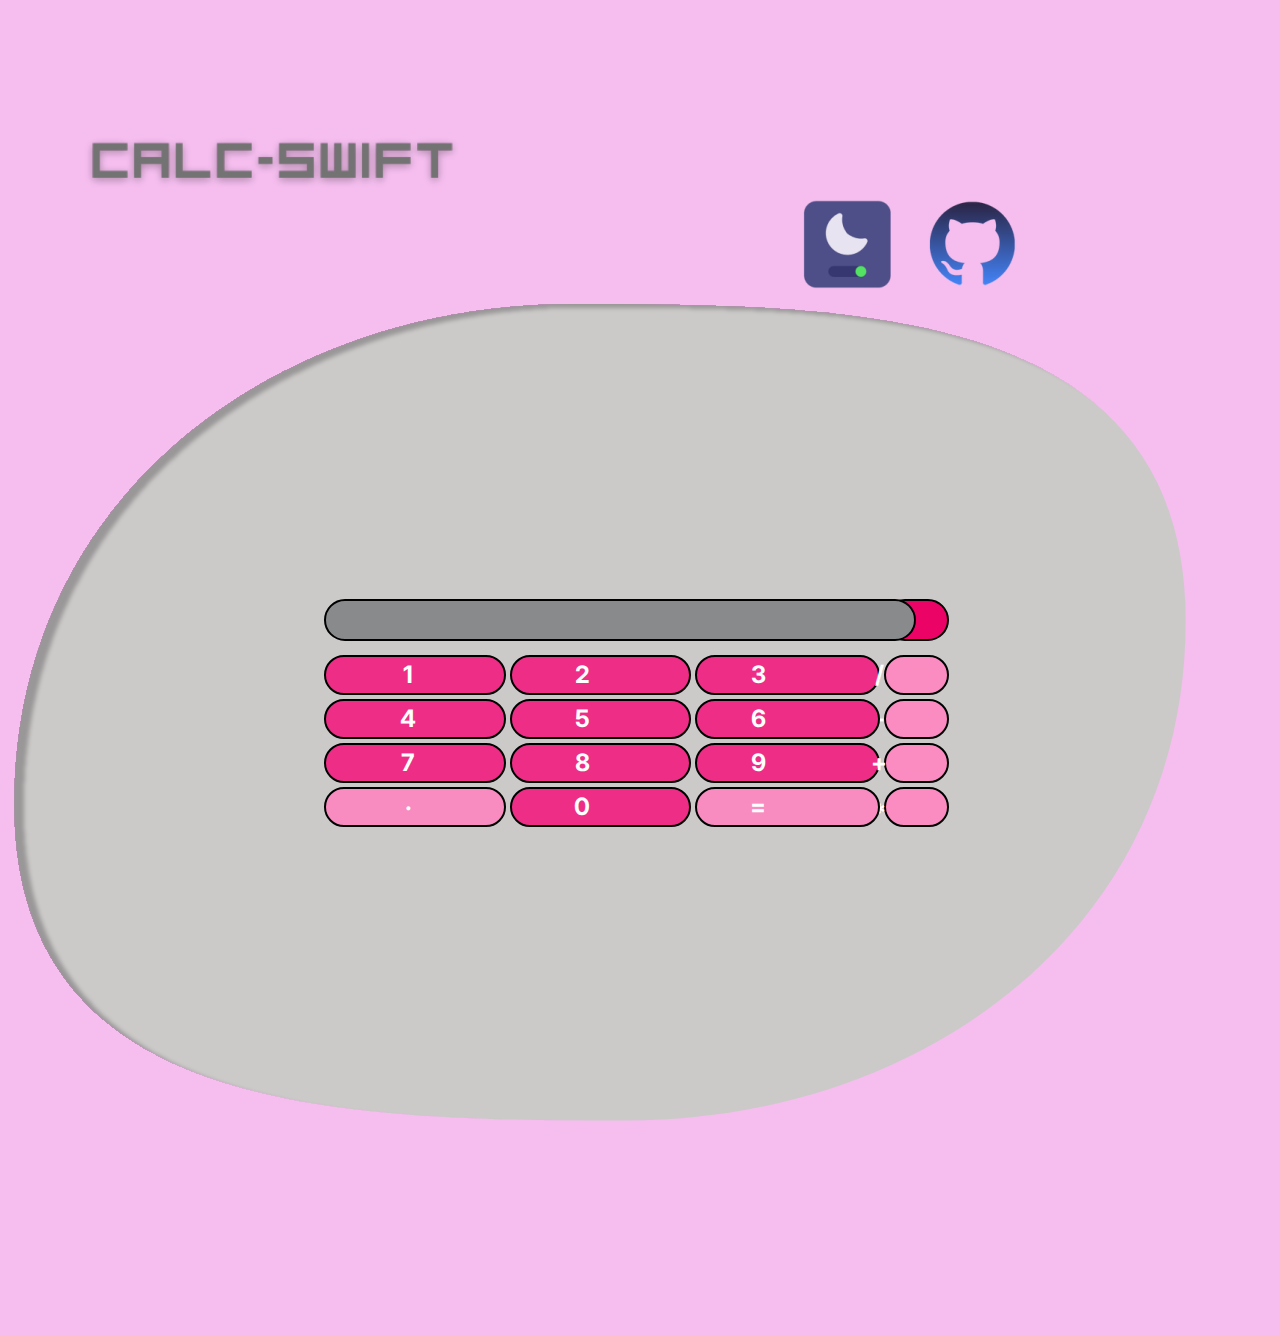
<file: index.html>
<!DOCTYPE html>
<html>
<head>
  	<meta charset="utf-8">
  	<meta name="viewport" content="initial-scale=1, width=device-width">
  	
  	
  	<link rel="stylesheet" href="./global.css" />
  	<link rel="stylesheet"  href="./index.css" />
  	<link rel="stylesheet" href="https://fonts.googleapis.com/css2?family=Roboto:wght@400&display=swap" />
  	<link rel="stylesheet" href="https://fonts.googleapis.com/css2?family=Inter:wght@700&display=swap" />
  	
  	
  	
</head>
<body>
  	
  	<div class="frame">
    		<div class="frame1">
      			<div class="frame2">
        				<div class="rectangle">
        				</div>
        				<img class="calc-swift-2" alt="imageA" src="assets/imageA.png">
        				
      			</div>
    		</div>
    		<img class="calc-swift-1-1" alt="imageB" src="assets/imageB.png">
    		
    		<div class="calculator">Calculator</div>
    		<img class="frame-child" alt="imageC" src="assets/imageC.svg">
    		
    		<div class="frame3">
      			<div class="rectangle1">
      			</div>
      			<div class="frame4">
        				<div class="frame4">
        				</div>
        				<div class="rectangle3">
        				</div>
        				<b class="c">C</b>
        				<div class="rectangle4">
        				</div>
      			</div>
      			<div class="frame5">
        				<div class="rectangle5">
        				</div>
        				<div class="rectangle6">
        				</div>
        				<b class="b">5</b>
        				<div class="rectangle7">
        				</div>
        				<b class="b1">-</b>
        				<div class="rectangle8">
        				</div>
        				<b class="b2">6</b>
        				<div class="rectangle9">
        				</div>
        				<b class="b3">4</b>
      			</div>
      			<div class="frame6">
        				<div class="rectangle5">
        				</div>
        				<div class="rectangle6">
        				</div>
        				<b class="b4">0</b>
        				<div class="rectangle7">
        				</div>
        				<b class="b5">*</b>
        				<div class="rectangle13">
        				</div>
        				<b class="b6">.</b>
        				<div class="rectangle14">
        				</div>
        				<b class="b7">=</b>
      			</div>
      			<div class="frame7">
        				<div class="rectangle5">
        				</div>
        				<div class="rectangle9">
        				</div>
        				<b class="b8">1</b>
        				<div class="rectangle8">
        				</div>
        				<b class="b2">3</b>
        				<div class="rectangle7">
        				</div>
        				<b class="b10">/</b>
        				<div class="rectangle6">
        				</div>
        				<b class="b">2</b>
      			</div>
      			<div class="frame8">
        				<div class="rectangle5">
        				</div>
        				<div class="rectangle9">
        				</div>
        				<div class="rectangle8">
        				</div>
        				<b class="b2">9</b>
        				<div class="rectangle6">
        				</div>
        				<b class="b">8</b>
        				<div class="rectangle7">
        				</div>
        				<b class="b14">+</b>
        				<b class="b15">7</b>
      			</div>
    		</div>
    		<img class="calc-swift-2-1" alt="imageE" src="assets/imageE.png">
    		
  	</div>
  	
  	
  	
  	
</body>
</html>
</file>
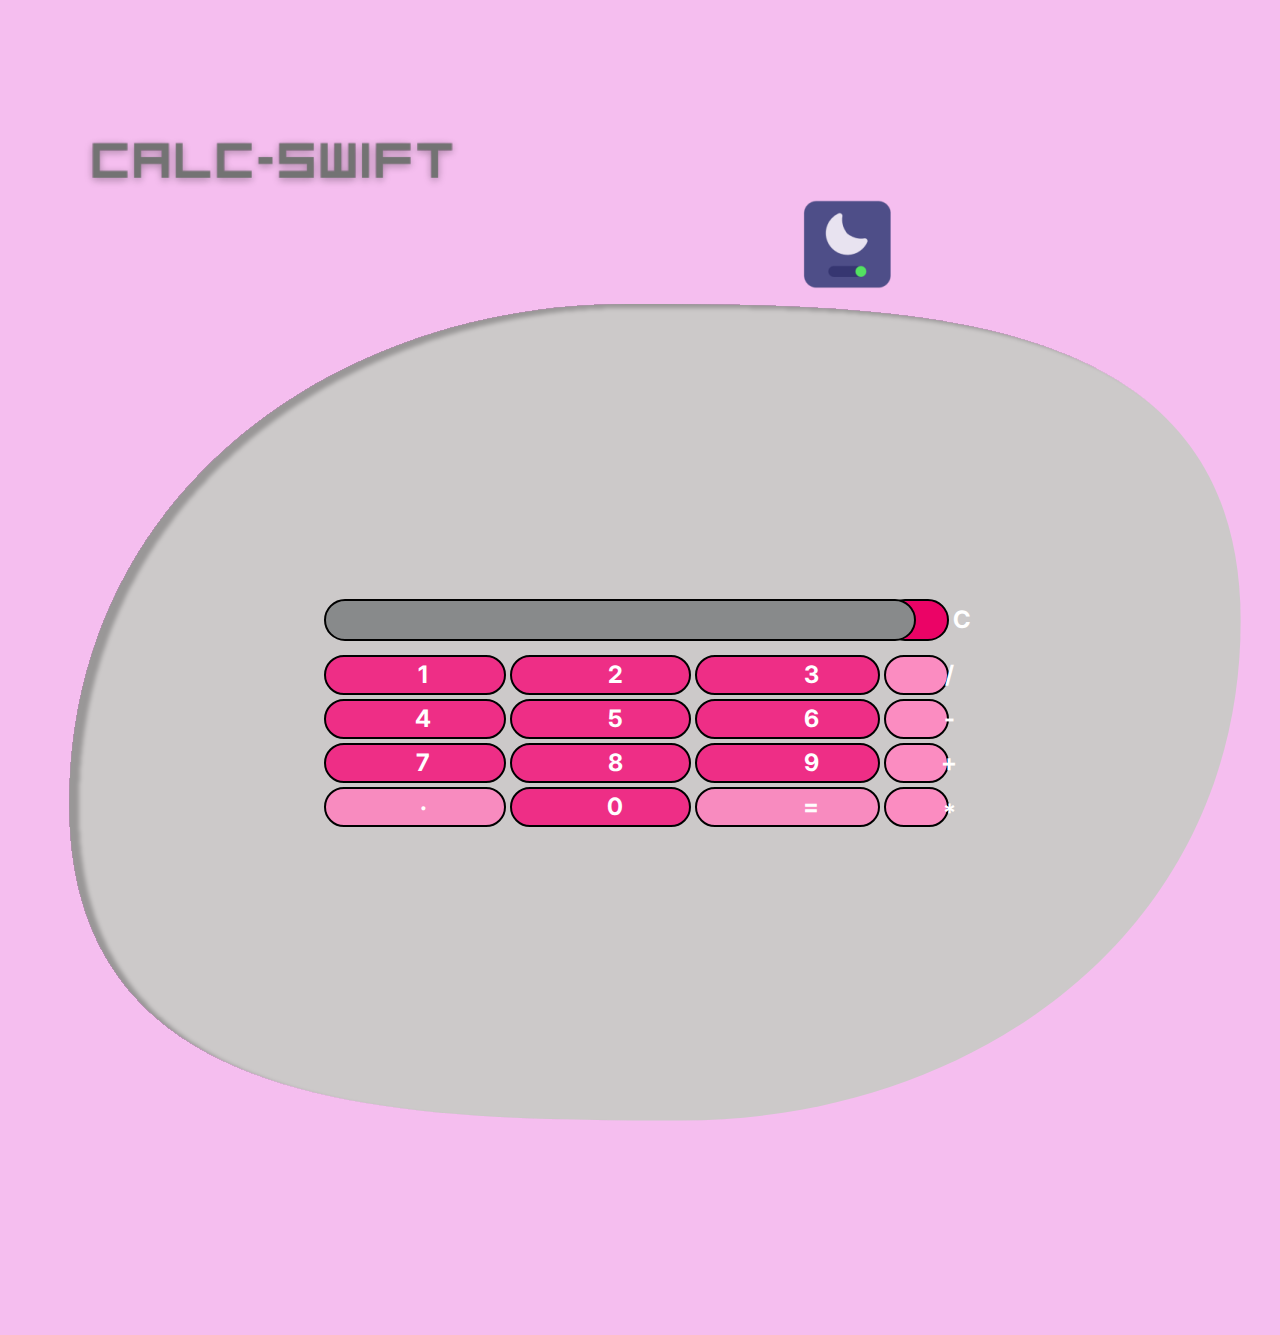
<file: docs/index.html>
<!DOCTYPE html>
<html>
<head>
  	<meta charset="utf-8">
  	<meta name="viewport" content="initial-scale=1, width=device-width">
  	

	<link rel="icon" href="assets/imageX.png" type="image/x-icon">
  	<link rel="stylesheet" href="./global.css" />
  	<link rel="stylesheet"  href="./index.css" />
  	<link rel="stylesheet" href="https://fonts.googleapis.com/css2?family=Roboto:wght@400&display=swap" />
  	<link rel="stylesheet" href="https://fonts.googleapis.com/css2?family=Inter:wght@700&display=swap" />
  	
	  <title>CalcSwift</title>  	
  	
</head>
<body>
  	
  	<div class="frame">
    		<div class="frame1">
      			<div class="frame2">
        				<div class="rectangle">
        				</div>
        				<img class="calc-swift-2" alt="imageA" src="assets/imageA.png">
        				
      			</div>
    		</div>
			    		
    		<div class="calculator">Calculator</div>
    		<img class="frame-child" alt="imageC" src="assets/imageC.svg" style="margin-left: 55px;">
    		
    		<div class="frame3">
      			<div class="rectangle1">
      			</div>
      			<div class="frame4">
        				<div class="frame4">
        				</div>
        				<div class="rectangle3">
        				</div>
        				<b class="c" style="margin-left: 73px;">C</b>
        				<div class="rectangle4">
        				</div>
      			</div>
      			<div class="frame5">
        				<div class="rectangle5">
        				</div>
        				<div class="rectangle6">
        				</div>
        				<b class="b" style="margin-left: 33px;">5</b>
        				<div class="rectangle7">
        				</div>
        				<b class="b1" style="margin-left: 70px;">-</b>
        				<div class="rectangle8">
        				</div>
        				<b class="b2" style="margin-left: 53px;">6</b>
        				<div class="rectangle9">
        				</div>
        				<b class="b3" style="margin-left: 15px;">4</b>
      			</div>
      			<div class="frame6">
        				<div class="rectangle5">
        				</div>
        				<div class="rectangle6">
        				</div>
        				<b class="b4" style="margin-left: 33px;">0</b>
        				<div class="rectangle7">
        				</div>
        				<b class="b5" style="margin-left: 70px;">*</b>
        				<div class="rectangle13">
        				</div>
        				<b class="b6" style="margin-left: 15px;">.</b>
        				<div class="rectangle14">
        				</div>
        				<b class="b7" style="margin-left: 53px;">=</b>
      			</div>
      			<div class="frame7">
        				<div class="rectangle5">
        				</div>
        				<div class="rectangle9">
        				</div>
        				<b class="b8" style="margin-left: 15px;">1</b>
        				<div class="rectangle8">
        				</div>
        				<b class="b2" style="margin-left: 53px;">3</b>
        				<div class="rectangle7">
        				</div>
        				<b class="b10" style="margin-left: 70px;">/</b>
        				<div class="rectangle6">
        				</div>
        				<b class="b" style="margin-left: 33px;">2</b>
      			</div>
      			<div class="frame8">
        				<div class="rectangle5">
        				</div>
        				<div class="rectangle9">
        				</div>
        				<div class="rectangle8">
        				</div>
        				<b class="b2" style="margin-left: 53px;">9</b>
        				<div class="rectangle6">
        				</div>
        				<b class="b" style="margin-left: 33px;">8</b>
        				<div class="rectangle7">
        				</div>
        				<b class="b14" style="margin-left: 70px;">+</b>
        				<b class="b15" style="margin-left: 15px;">7</b>
      			</div>
    		</div>
			<a href="./LightMode/index.html"><img class="calc-swift-2-1" alt="imageE" src="assets/imageE.png"></a>
    		
  	</div>
  	
  	
	  <script>
		document.addEventListener('DOMContentLoaded', function () {
			let display = document.querySelector('.rectangle4'); // Change this to target rectangle4
			let currentInput = '';
	
			function updateDisplay() {
				display.innerText = currentInput; 
			}
	
			function clearInput() {
				currentInput = '';
				updateDisplay();
			}
	
			function calculate() {
				try {
					currentInput = Function('"use strict";return (' + currentInput + ')')();
					updateDisplay();
				} catch (error) {
					currentInput = 'Error';
					updateDisplay();
				}
			}
	
			function handleButtonClick(value) {
				if (value === '=') {
					calculate();
				} else if (value === 'C') {
					clearInput();
				} else {
					currentInput += value;
					updateDisplay();
				}
			}
	
			let buttons = document.querySelectorAll('.frame4 b, .frame5 b, .frame6 b, .frame7 b, .frame8 b');
			buttons.forEach(function (button) {
				button.addEventListener('click', function () {
					handleButtonClick(button.innerText);
				});
			});
		});
	</script>
	

  	
  	
</body>
</html>
</file>
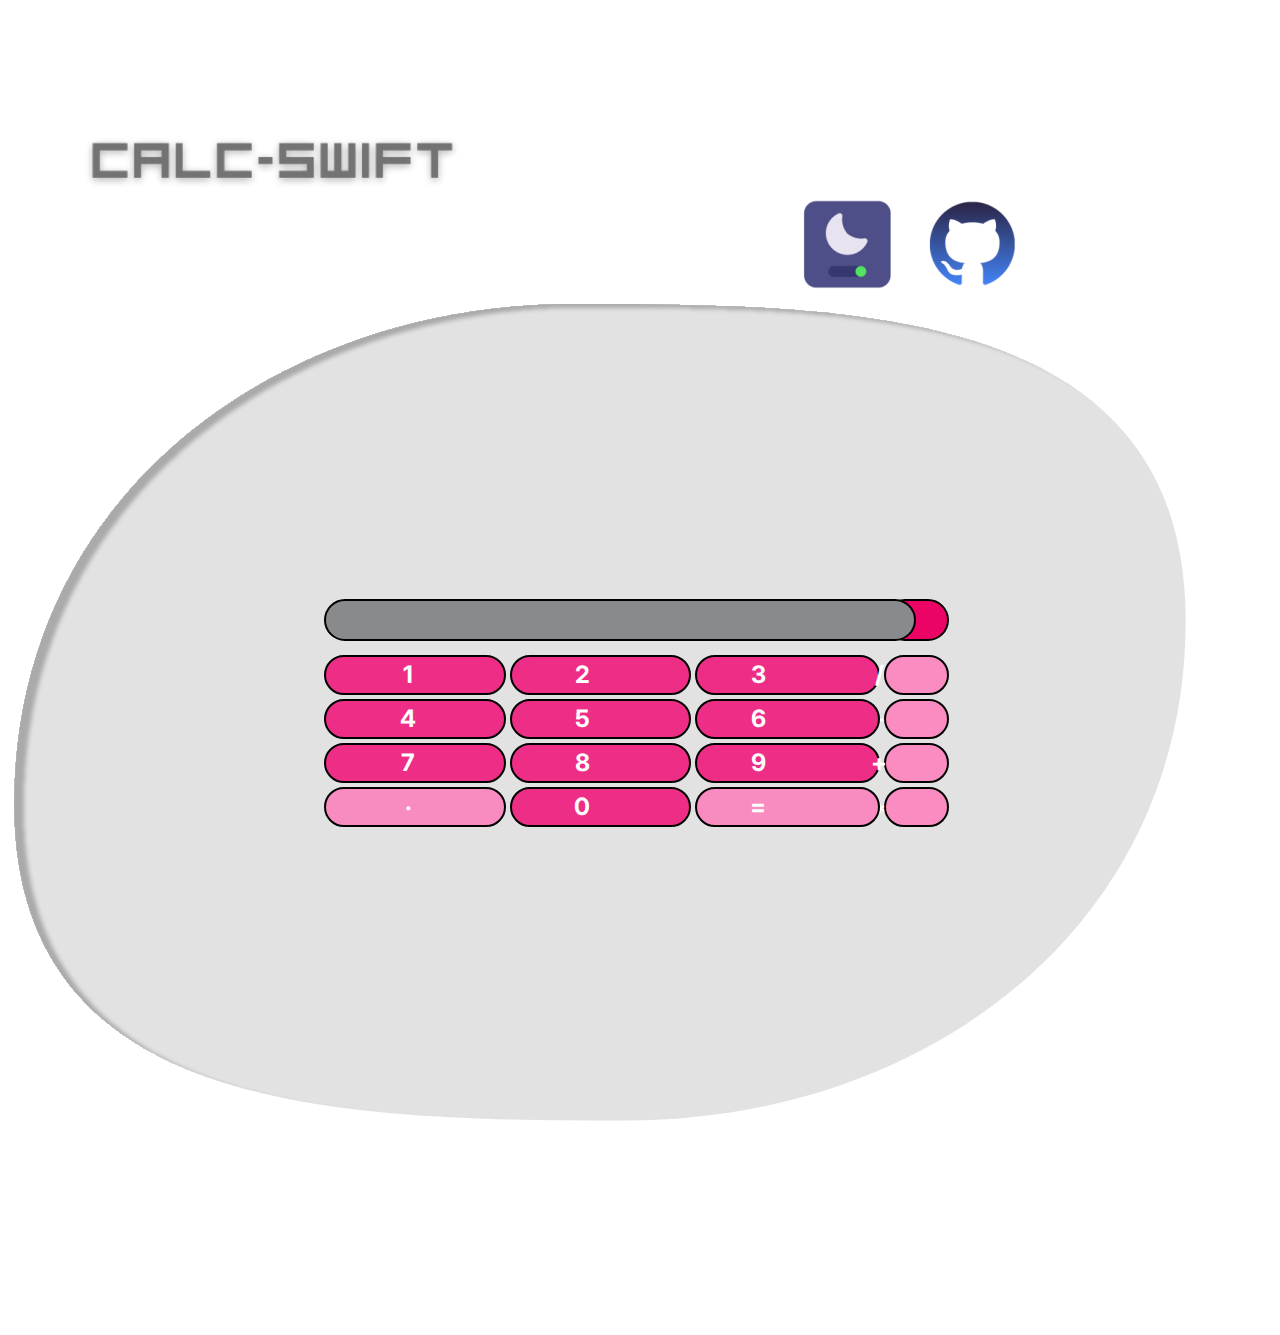
<file: LightMode/index.html>
<!DOCTYPE html>
<html>
<head>
  	<meta charset="utf-8">
  	<meta name="viewport" content="initial-scale=1, width=device-width">
  	
  	
  	<link rel="stylesheet" href="./global.css" />
  	<link rel="stylesheet"  href="./index.css" />
  	<link rel="stylesheet" href="https://fonts.googleapis.com/css2?family=Inter:wght@700&display=swap" />
  	
  	
  	
</head>
<body>
  	
  	<div class="frame">
    		<div class="frame1">
      			<div class="frame2">
        				<div class="rectangle">
        				</div>
        				<img class="calc-swift-2" alt="imageA" src="assets/imageA.png">
        				
      			</div>
    		</div>
    		<img class="calc-swift-1-1" alt="imageB" src="assets/imageB.png">
    		
    		<img class="frame-child" alt="imageC" src="assets/imageC.svg">
    		
    		<div class="frame3">
      			<div class="rectangle1">
      			</div>
      			<div class="frame4">
        				<div class="frame4">
        				</div>
        				<div class="rectangle3">
        				</div>
        				<b class="c">C</b>
        				<div class="rectangle4">
        				</div>
      			</div>
      			<div class="frame5">
        				<div class="rectangle5">
        				</div>
        				<div class="rectangle6">
        				</div>
        				<b class="b">5</b>
        				<div class="rectangle7">
        				</div>
        				<b class="b1">-</b>
        				<div class="rectangle8">
        				</div>
        				<b class="b2">6</b>
        				<div class="rectangle9">
        				</div>
        				<b class="b3">4</b>
      			</div>
      			<div class="frame6">
        				<div class="rectangle5">
        				</div>
        				<div class="rectangle6">
        				</div>
        				<b class="b4">0</b>
        				<div class="rectangle7">
        				</div>
        				<b class="b5">*</b>
        				<div class="rectangle13">
        				</div>
        				<b class="b6">.</b>
        				<div class="rectangle14">
        				</div>
        				<b class="b7">=</b>
      			</div>
      			<div class="frame7">
        				<div class="rectangle5">
        				</div>
        				<div class="rectangle9">
        				</div>
        				<b class="b8">1</b>
        				<div class="rectangle8">
        				</div>
        				<b class="b2">3</b>
        				<div class="rectangle7">
        				</div>
        				<b class="b10">/</b>
        				<div class="rectangle6">
        				</div>
        				<b class="b">2</b>
      			</div>
      			<div class="frame8">
        				<div class="rectangle5">
        				</div>
        				<div class="rectangle9">
        				</div>
        				<div class="rectangle8">
        				</div>
        				<b class="b2">9</b>
        				<div class="rectangle6">
        				</div>
        				<b class="b">8</b>
        				<div class="rectangle7">
        				</div>
        				<b class="b14">+</b>
        				<b class="b15">7</b>
      			</div>
    		</div>
    		<img class="calc-swift-2-1" alt="imageS" src="assets/imageS.png">
    		
  	</div>
  	
  	
  	
  	
</body>
</html>
</file>
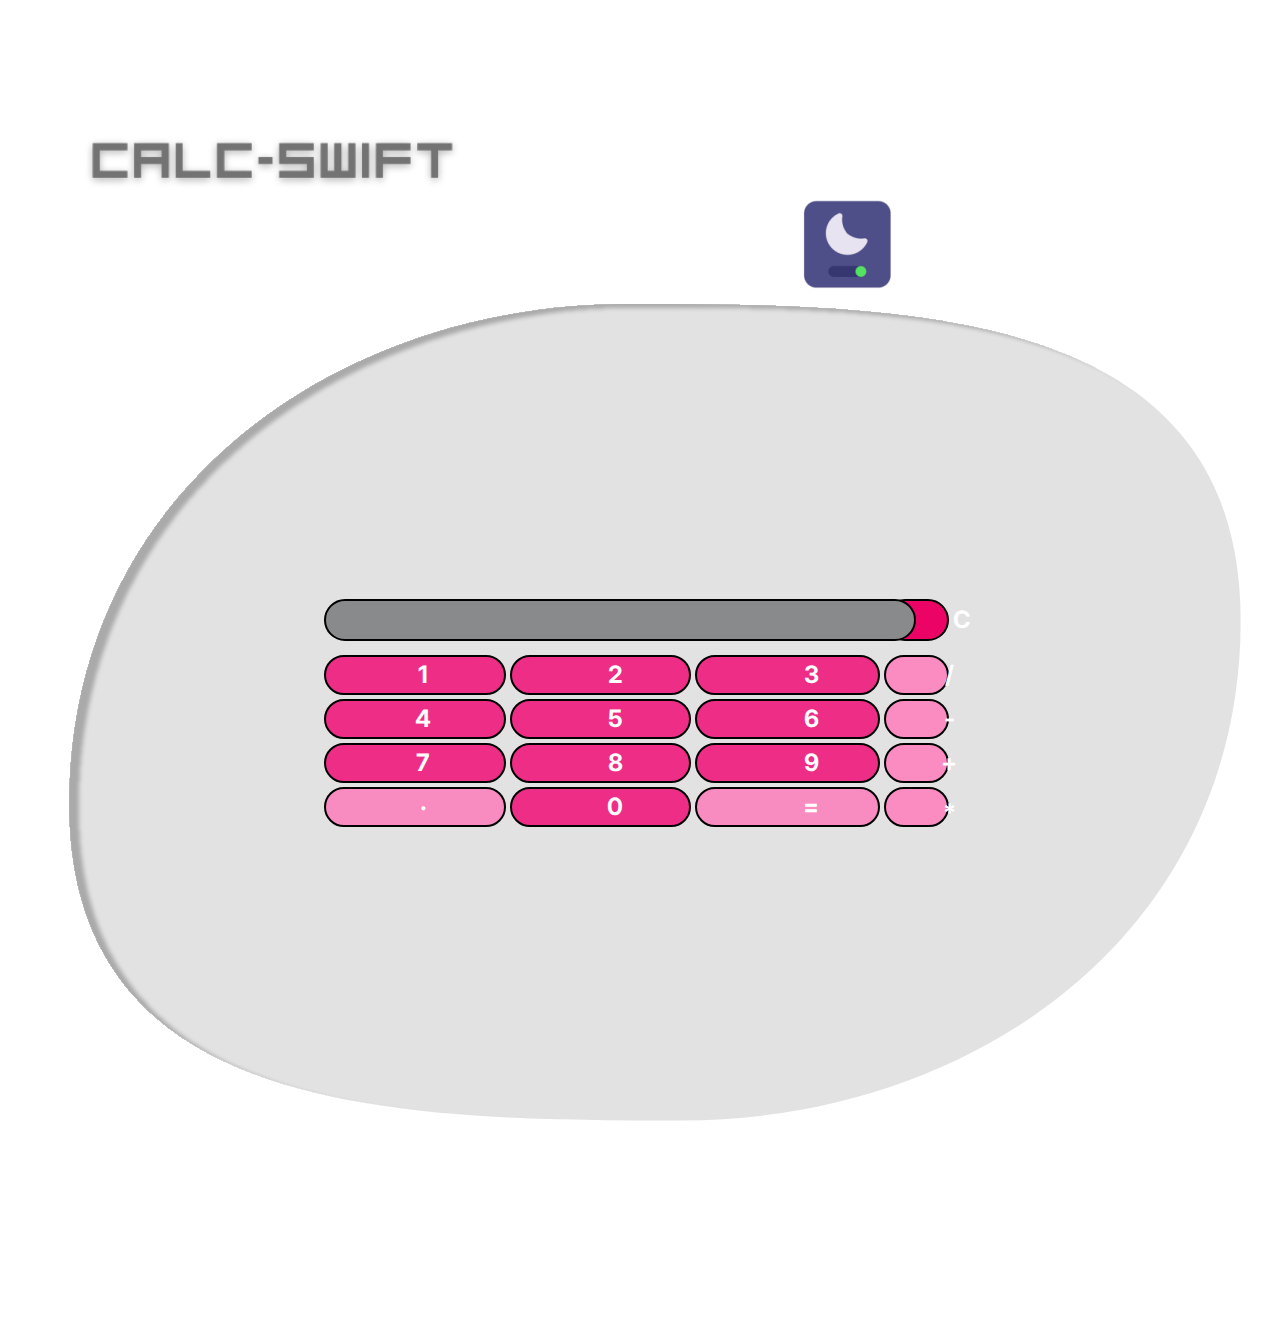
<file: docs/LightMode/index.html>
<!DOCTYPE html>
<html>
<head>
  	<meta charset="utf-8">
  	<meta name="viewport" content="initial-scale=1, width=device-width">
  	

	<link rel="icon" href="assets/imageX.png" type="image/x-icon">
  	<link rel="stylesheet" href="./global.css" />
  	<link rel="stylesheet"  href="./index.css" />
  	<link rel="stylesheet" href="https://fonts.googleapis.com/css2?family=Inter:wght@700&display=swap" />
  	
    <title>CalcSwift</title>  	

  	
</head>
<body>
  	
  	<div class="frame">
    		<div class="frame1">
      			<div class="frame2">
        				<div class="rectangle">
        				</div>
        				<img class="calc-swift-2" alt="imageA" src="assets/imageA.png">
        				
      			</div>
    		</div>
    		
    		<img class="frame-child" alt="imageC" src="assets/imageC.svg" style="margin-left: 55px;">
    		
    		<div class="frame3">
      			<div class="rectangle1">
      			</div>
      			<div class="frame4">
        				<div class="frame4">
        				</div>
        				<div class="rectangle3">
        				</div>
        				<b class="c" style="margin-left: 73px;">C</b>
        				<div class="rectangle4">
        				</div>
      			</div>
      			<div class="frame5">
        				<div class="rectangle5">
        				</div>
        				<div class="rectangle6">
        				</div>
        				<b class="b" style="margin-left: 33px;">5</b>
        				<div class="rectangle7">
        				</div>
        				<b class="b1" style="margin-left: 70px;">-</b>
        				<div class="rectangle8">
        				</div>
        				<b class="b2" style="margin-left: 53px;">6</b>
        				<div class="rectangle9">
        				</div>
        				<b class="b3" style="margin-left: 15px;">4</b>
      			</div>
      			<div class="frame6">
        				<div class="rectangle5">
        				</div>
        				<div class="rectangle6">
        				</div>
        				<b class="b4" style="margin-left: 33px;">0</b>
        				<div class="rectangle7">
        				</div>
        				<b class="b5" style="margin-left: 70px;">*</b>
        				<div class="rectangle13">
        				</div>
        				<b class="b6" style="margin-left: 15px;">.</b>
        				<div class="rectangle14">
        				</div>
        				<b class="b7" style="margin-left: 53px;">=</b>
      			</div>
      			<div class="frame7">
        				<div class="rectangle5">
        				</div>
        				<div class="rectangle9">
        				</div>
        				<b class="b8" style="margin-left: 15px;">1</b>
        				<div class="rectangle8">
        				</div>
        				<b class="b2" style="margin-left: 53px;">3</b>
        				<div class="rectangle7">
        				</div>
        				<b class="b10" style="margin-left: 70px;">/</b>
        				<div class="rectangle6">
        				</div>
        				<b class="b" style="margin-left: 33px;">2</b>
      			</div>
      			<div class="frame8">
        				<div class="rectangle5">
        				</div>
        				<div class="rectangle9">
        				</div>
        				<div class="rectangle8">
        				</div>
        				<b class="b2" style="margin-left: 53px;">9</b>
        				<div class="rectangle6">
        				</div>
        				<b class="b" style="margin-left: 33px;">8</b>
        				<div class="rectangle7">
        				</div>
        				<b class="b14" style="margin-left: 70px;">+</b>
        				<b class="b15" style="margin-left: 15px;">7</b>
      			</div>
    		</div>
			<a href="../index.html"><img class="calc-swift-2-1" alt="imageS" src="assets/imageS.png"></a>
    		
  	</div>
  	
  	<script>
		document.addEventListener('DOMContentLoaded', function () {
			let display = document.querySelector('.rectangle4'); // Change this to target rectangle4
			let currentInput = '';
	
			function updateDisplay() {
				display.innerText = currentInput; 
			}
	
			function clearInput() {
				currentInput = '';
				updateDisplay();
			}
	
			function calculate() {
				try {
					currentInput = Function('"use strict";return (' + currentInput + ')')();
					updateDisplay();
				} catch (error) {
					currentInput = 'Error';
					updateDisplay();
				}
			}
	
			function handleButtonClick(value) {
				if (value === '=') {
					calculate();
				} else if (value === 'C') {
					clearInput();
				} else {
					currentInput += value;
					updateDisplay();
				}
			}
	
			let buttons = document.querySelectorAll('.frame4 b, .frame5 b, .frame6 b, .frame7 b, .frame8 b');
			buttons.forEach(function (button) {
				button.addEventListener('click', function () {
					handleButtonClick(button.innerText);
				});
			});
		});
	</script>
	

  	
  	
</body>
</html>
</file>
<file: global.css>
body {
    margin: 0;
    line-height: normal;
 }
 
 
 :root {
    
    /* fonts */
    --font-inter: Inter;
    --font-roboto: Roboto;
    
    /* font sizes */
    --font-size-5xl: 24px;
    
    /* Colors */
    --color-plum: #f5beef;
    --color-white: #fff;
    --color-palevioletred-100: #fb8cc1;
    --color-palevioletred-200: #f88bbf;
    --color-black: #000;
    --color-deeppink-100: #ee2e86;
    --color-gray-100: #fffdfd;
    
    /* Border radiuses */
    --br-31xl: 50px;
    
 }
</file>
<file: index.css>
.rectangle {
    position: absolute;
    width: 100%;
    top: 0px;
    right: 0%;
    left: 0%;
    height: 234px;
 }
 .calc-swift-2 {
    position: absolute;
    top: -109px;
    left: -65.84px;
    width: 582px;
    height: 291px;
    object-fit: cover;
 }
 .frame2 {
    position: absolute;
    width: 94.57%;
    top: 17px;
    right: 2.72%;
    left: 2.72%;
    height: 234px;
 }
 .frame1 {
    position: absolute;
    width: 51.67%;
    top: 105px;
    right: 44.25%;
    left: 4.08%;
    height: 238px;
 }
 .calc-swift-1-1 {
    position: absolute;
    top: 185px;
    left: 759px;
    width: 427px;
    height: 119px;
    object-fit: cover;
 }
 .calculator {
    position: absolute;
    top: 50px;
    left: calc(50% - 73px);
    display: inline-block;
    width: 169px;
    height: 109px;
 }
 .frame-child {
    position: absolute;
    top: 304px;
    left: 14px;
    width: 1172px;
    height: 816.5px;
 }
 .rectangle1 {
    position: absolute;
    width: 100%;
    top: 0px;
    right: 0%;
    left: 0%;
    height: 230px;
 }
 .rectangle3 {
    position: absolute;
    width: 10.37%;
    top: 1px;
    right: 0.17%;
    left: 89.46%;
    border-radius: var(--br-31xl);
    background-color: #eb0366;
    border: 2px solid var(--color-black);
    box-sizing: border-box;
    height: 42px;
 }
 .c {
    position: absolute;
    top: 7px;
    left: 557px;
 }
 .rectangle4 {
    position: absolute;
    width: 94.39%;
    top: 1px;
    right: 5.44%;
    left: 0.17%;
    border-radius: var(--br-31xl);
    background-color: #888a8b;
    border: 2px solid var(--color-black);
    box-sizing: border-box;
    height: 42px;
 }
 .frame4 {
    position: absolute;
    width: 100%;
    top: 0px;
    right: 0%;
    left: 0%;
    height: 54px;
 }
 .rectangle5 {
    position: absolute;
    width: 100%;
    top: 0px;
    right: 0%;
    left: 0%;
    height: 42px;
 }
 .rectangle6 {
    position: absolute;
    width: 28.91%;
    top: 1px;
    right: 41.33%;
    left: 29.76%;
    border-radius: var(--br-31xl);
    background-color: var(--color-deeppink-100);
    border: 2px solid var(--color-black);
    box-sizing: border-box;
    height: 40px;
 }
 .b {
    position: absolute;
    top: 6px;
    left: 252px;
 }
 .rectangle7 {
    position: absolute;
    width: 10.37%;
    top: 1px;
    right: 0.17%;
    left: 89.46%;
    border-radius: var(--br-31xl);
    background-color: var(--color-palevioletred-100);
    border: 2px solid var(--color-black);
    box-sizing: border-box;
    height: 40px;
 }
 .b1 {
    position: absolute;
    top: 6px;
    left: 551px;
    color: #fffefe;
 }
 .rectangle8 {
    position: absolute;
    width: 29.42%;
    top: 1px;
    right: 11.22%;
    left: 59.35%;
    border-radius: var(--br-31xl);
    background-color: var(--color-deeppink-100);
    border: 2px solid var(--color-black);
    box-sizing: border-box;
    height: 40px;
 }
 .b2 {
    position: absolute;
    top: 6px;
    left: 428px;
 }
 .rectangle9 {
    position: absolute;
    width: 28.91%;
    top: 1px;
    right: 70.92%;
    left: 0.17%;
    border-radius: var(--br-31xl);
    background-color: var(--color-deeppink-100);
    border: 2px solid var(--color-black);
    box-sizing: border-box;
    height: 40px;
 }
 .b3 {
    position: absolute;
    top: 6px;
    left: 77px;
 }
 .frame5 {
    position: absolute;
    width: 100%;
    top: 100px;
    right: 0%;
    left: 0%;
    height: 42px;
 }
 .b4 {
    position: absolute;
    top: 6px;
    left: 251px;
 }
 .b5 {
    position: absolute;
    top: 12px;
    left: 550px;
 }
 .rectangle13 {
    position: absolute;
    width: 28.91%;
    top: 1px;
    right: 70.92%;
    left: 0.17%;
    border-radius: var(--br-31xl);
    background-color: var(--color-palevioletred-200);
    border: 2px solid var(--color-black);
    box-sizing: border-box;
    height: 40px;
 }
 .b6 {
    position: absolute;
    top: 1px;
    left: 82px;
    color: var(--color-gray-100);
 }
 .rectangle14 {
    position: absolute;
    width: 29.42%;
    top: 1px;
    right: 11.22%;
    left: 59.35%;
    border-radius: var(--br-31xl);
    background-color: var(--color-palevioletred-200);
    border: 2px solid var(--color-black);
    box-sizing: border-box;
    height: 40px;
 }
 .b7 {
    position: absolute;
    top: 6px;
    left: 427px;
    color: var(--color-gray-100);
 }
 .frame6 {
    position: absolute;
    width: 100%;
    top: 188px;
    right: 0%;
    left: 0%;
    height: 42px;
 }
 .b8 {
    position: absolute;
    top: 6px;
    left: 80px;
 }
 .b10 {
    position: absolute;
    top: 6px;
    left: 552px;
    color: #fffeff;
 }
 .frame7 {
    position: absolute;
    width: 100%;
    top: 56px;
    right: 0%;
    left: 0%;
    height: 42px;
 }
 .b14 {
    position: absolute;
    top: 6px;
    left: 548px;
 }
 .b15 {
    position: absolute;
    top: 6px;
    left: 78px;
 }
 .frame8 {
    position: absolute;
    width: 100%;
    top: 144px;
    right: 0%;
    left: 0%;
    height: 42px;
 }
 .frame3 {
    position: absolute;
    width: 49%;
    top: 598px;
    right: 25.75%;
    left: 25.25%;
    height: 229px;
    text-align: left;
    font-size: var(--font-size-5xl);
    color: var(--color-white);
    font-family: var(--font-inter);
 }
 .calc-swift-2-1 {
    position: absolute;
    top: 161px;
    left: 630px;
    width: 435px;
    height: 167px;
    object-fit: cover;
 }
 .frame {
    position: relative;
    background-color: var(--color-plum);
    box-shadow: 0px 4px 4px rgba(0, 0, 0, 0.25);
    width: 100%;
    height: 1335px;
    overflow: hidden;
    text-align: center;
    font-size: 32px;
    color: var(--color-plum);
    font-family: var(--font-roboto);
 }
</file>
<file: docs/global.css>
body {
    margin: 0;
    line-height: normal;
 }
 
 
 :root {
    
    /* fonts */
    --font-inter: Inter;
    --font-roboto: Roboto;
    
    /* font sizes */
    --font-size-5xl: 24px;
    
    /* Colors */
    --color-plum: #f5beef;
    --color-white: #fff;
    --color-palevioletred-100: #fb8cc1;
    --color-palevioletred-200: #f88bbf;
    --color-black: #000;
    --color-deeppink-100: #ee2e86;
    --color-gray-100: #fffdfd;
    
    /* Border radiuses */
    --br-31xl: 50px;
    
 }
</file>
<file: docs/index.css>
.rectangle {
    position: absolute;
    width: 100%;
    top: 0px;
    right: 0%;
    left: 0%;
    height: 234px;
 }
 .calc-swift-2 {
    position: absolute;
    top: -109px;
    left: -65.84px;
    width: 582px;
    height: 291px;
    object-fit: cover;
 }
 @media (max-width: 767px) {
   .calc-swift-2 {
   left: -100px }
}
 .frame2 {
    position: absolute;
    width: 94.57%;
    top: 17px;
    right: 2.72%;
    left: 2.72%;
    height: 234px;
 }
 .frame1 {
    position: absolute;
    width: 51.67%;
    top: 105px;
    right: 44.25%;
    left: 4.08%;
    height: 238px;
 }
 .calc-swift-1-1 {
    position: absolute;
    top: 185px;
    left: 759px;
    width: 427px;
    height: 119px;
    object-fit: cover;
 }
 .calculator {
    position: absolute;
    top: 50px;
    left: calc(50% - 73px);
    display: inline-block;
    width: 169px;
    height: 109px;
 }
 .frame-child {
    position: absolute;
    top: 304px;
    left: 14px;
    width: 1172px;
    height: 816.5px;
 }
 @media (max-width: 767px) {
   .frame-child {
       width: 390px;
       left: -49px;
   }
}
 .rectangle1 {
    position: absolute;
    width: 100%;
    top: 0px;
    right: 0%;
    left: 0%;
    height: 230px;
 }
 .rectangle3 {
    position: absolute;
    width: 10.37%;
    top: 1px;
    right: 0.17%;
    left: 89.46%;
    border-radius: var(--br-31xl);
    background-color: #eb0366;
    border: 2px solid var(--color-black);
    box-sizing: border-box;
    height: 42px;
 }
 @media (max-width: 767px) {
   .rectangle3 {
       width: 50px;
   }
}
 .c {
    position: absolute;
    top: 7px;
    left: 557px;
 }
 @media (max-width: 767px) {
   .c {
   left: 110px}
}
 .rectangle4 {
    position: absolute;
    width: 94.39%;
    top: 1px;
    right: 5.44%;
    left: 0.17%;
    border-radius: var(--br-31xl);
    background-color: #888a8b;
    border: 2px solid var(--color-black);
    box-sizing: border-box;
    height: 42px;
 }
 @media (max-width: 767px) {
   .rectangle4 {
       width: 180px;
   }
}
 .frame4 {
    position: absolute;
    width: 100%;
    top: 0px;
    right: 0%;
    left: 0%;
    height: 54px;
 }
 .rectangle5 {
    position: absolute;
    width: 100%;
    top: 0px;
    right: 0%;
    left: 0%;
    height: 42px;
 }
 @media (max-width: 767px) {
   .rectangle5 {
       width: 50px;
   }
}
 .rectangle6 {
    position: absolute;
    width: 28.91%;
    top: 1px;
    right: 41.33%;
    left: 29.76%;
    border-radius: var(--br-31xl);
    background-color: var(--color-deeppink-100);
    border: 2px solid var(--color-black);
    box-sizing: border-box;
    height: 40px;
 }
 .b {
    position: absolute;
    top: 6px;
    left: 252px;
 }
 @media (max-width: 767px) {
   .b {
   left: 40px}
}
 .rectangle7 {
    position: absolute;
    width: 10.37%;
    top: 1px;
    right: 0.17%;
    left: 89.46%;
    border-radius: var(--br-31xl);
    background-color: var(--color-palevioletred-100);
    border: 2px solid var(--color-black);
    box-sizing: border-box;
    height: 40px;
 }
 @media (max-width: 767px) {
   .rectangle7 {
       width: 50px;
   }
}
 .b1 {
    position: absolute;
    top: 6px;
    left: 551px;
    color: #fffefe;
 }
 @media (max-width: 767px) {
   .b1 {
   left: 115px}
}
 .rectangle8 {
    position: absolute;
    width: 29.42%;
    top: 1px;
    right: 11.22%;
    left: 59.35%;
    border-radius: var(--br-31xl);
    background-color: var(--color-deeppink-100);
    border: 2px solid var(--color-black);
    box-sizing: border-box;
    height: 40px;
 }
 .b2 {
    position: absolute;
    top: 6px;
    left: 428px;
 }
 @media (max-width: 767px) {
   .b2 {
   left: 75px}
}
 .rectangle9 {
    position: absolute;
    width: 28.91%;
    top: 1px;
    right: 70.92%;
    left: 0.17%;
    border-radius: var(--br-31xl);
    background-color: var(--color-deeppink-100);
    border: 2px solid var(--color-black);
    box-sizing: border-box;
    height: 40px;
 }
 .b3 {
    position: absolute;
    top: 6px;
    left: 77px;
 }
 @media (max-width: 767px) {
   .b3 {
   left: 5px}
}
 .frame5 {
    position: absolute;
    width: 100%;
    top: 100px;
    right: 0%;
    left: 0%;
    height: 42px;
 }
 .b4 {
    position: absolute;
    top: 6px;
    left: 251px;
 }
 @media (max-width: 767px) {
   .b4 {
   left: 40px}
}
 .b5 {
    position: absolute;
    top: 12px;
    left: 550px;
 }
 @media (max-width: 767px) {
   .b5 {
   left: 60px;
   z-index: 1; /* Set a higher z-index value for mobile devices */
}
}
 .rectangle13 {
    position: absolute;
    width: 28.91%;
    top: 1px;
    right: 70.92%;
    left: 0.17%;
    border-radius: var(--br-31xl);
    background-color: var(--color-palevioletred-200);
    border: 2px solid var(--color-black);
    box-sizing: border-box;
    height: 40px;
 }
 .b6 {
    position: absolute;
    top: 1px;
    left: 82px;
    color: var(--color-gray-100);
 }
 @media (max-width: 767px) {
   .b6 {
   left: 5px}
}
 .rectangle14 {
    position: absolute;
    width: 29.42%;
    top: 1px;
    right: 11.22%;
    left: 59.35%;
    border-radius: var(--br-31xl);
    background-color: var(--color-palevioletred-200);
    border: 2px solid var(--color-black);
    box-sizing: border-box;
    height: 40px;
 }
 .b7 {
    position: absolute;
    top: 6px;
    left: 427px;
    color: var(--color-gray-100);
 }
 @media (max-width: 767px) {
   .b7 {
   left: 130px}
}
 .frame6 {
    position: absolute;
    width: 100%;
    top: 188px;
    right: 0%;
    left: 0%;
    height: 42px;
 }
 .b8 {
    position: absolute;
    top: 6px;
    left: 80px;
 }
 @media (max-width: 767px) {
   .b8 {
   left: 5px}
}
 .b10 {
    position: absolute;
    top: 6px;
    left: 552px;
    color: #fffeff;
 }
 @media (max-width: 767px) {
   .b10 {
   left: 115px}
}
 .frame7 {
    position: absolute;
    width: 100%;
    top: 56px;
    right: 0%;
    left: 0%;
    height: 42px;
 }
 .b14 {
    position: absolute;
    top: 6px;
    left: 548px;
 }
 @media (max-width: 767px) {
   .b14 {
   left: 115px}
}
 .b15 {
    position: absolute;
    top: 6px;
    left: 78px;
 }
 @media (max-width: 767px) {
   .b15 {
   left: 5px}
}
 .frame8 {
    position: absolute;
    width: 100%;
    top: 144px;
    right: 0%;
    left: 0%;
    height: 42px;
 }
 .frame3 {
    position: absolute;
    width: 49%;
    top: 598px;
    right: 25.75%;
    left: 25.25%;
    height: 229px;
    text-align: left;
    font-size: var(--font-size-5xl);
    color: var(--color-white);
    font-family: var(--font-inter);
 }
 .calc-swift-2-1 {
    position: absolute;
    top: 161px;
    left: 630px;
    width: 435px;
    height: 167px;
    object-fit: cover;
 }
 @media (max-width: 767px) {
   .calc-swift-2-1 {
      left: -35px;
   top: 300px}
}
 .frame {
    position: relative;
    background-color: var(--color-plum);
    box-shadow: 0px 4px 4px rgba(0, 0, 0, 0.25);
    width: 100%;
    height: 1335px;
    overflow: hidden;
    text-align: center;
    font-size: 32px;
    color: var(--color-plum);
    font-family: var(--font-roboto);
 }
</file>
<file: LightMode/global.css>
body {
    margin: 0;
    line-height: normal;
 }
 
 
 :root {
    
    /* fonts */
    --font-inter: Inter;
    
    /* font sizes */
    --font-size-5xl: 24px;
    
    /* Colors */
    --color-white: #fff;
    --color-palevioletred-100: #fb8cc1;
    --color-palevioletred-200: #f88bbf;
    --color-black: #000;
    --color-deeppink-100: #ee2e86;
    --color-gray-100: #fffdfd;
    
    /* Border radiuses */
    --br-31xl: 50px;
    
 }
</file>
<file: LightMode/index.css>
.rectangle {
    position: absolute;
    width: 100%;
    top: 0px;
    right: 0%;
    left: 0%;
    height: 234px;
 }
 .calc-swift-2 {
    position: absolute;
    top: -109px;
    left: -65.84px;
    width: 582px;
    height: 291px;
    object-fit: cover;
 }
 .frame2 {
    position: absolute;
    width: 94.57%;
    top: 17px;
    right: 2.72%;
    left: 2.72%;
    height: 234px;
 }
 .frame1 {
    position: absolute;
    width: 51.67%;
    top: 105px;
    right: 44.25%;
    left: 4.08%;
    height: 238px;
 }
 .calc-swift-1-1 {
    position: absolute;
    top: 185px;
    left: 759px;
    width: 427px;
    height: 119px;
    object-fit: cover;
 }
 .frame-child {
    position: absolute;
    top: 304px;
    left: 14px;
    width: 1172px;
    height: 816.5px;
 }
 .rectangle1 {
    position: absolute;
    width: 100%;
    top: 0px;
    right: 0%;
    left: 0%;
    height: 230px;
 }
 .rectangle3 {
    position: absolute;
    width: 10.37%;
    top: 1px;
    right: 0.17%;
    left: 89.46%;
    border-radius: var(--br-31xl);
    background-color: #eb0366;
    border: 2px solid var(--color-black);
    box-sizing: border-box;
    height: 42px;
 }
 .c {
    position: absolute;
    top: 7px;
    left: 557px;
 }
 .rectangle4 {
    position: absolute;
    width: 94.39%;
    top: 1px;
    right: 5.44%;
    left: 0.17%;
    border-radius: var(--br-31xl);
    background-color: #888a8b;
    border: 2px solid var(--color-black);
    box-sizing: border-box;
    height: 42px;
 }
 .frame4 {
    position: absolute;
    width: 100%;
    top: 0px;
    right: 0%;
    left: 0%;
    height: 54px;
 }
 .rectangle5 {
    position: absolute;
    width: 100%;
    top: 0px;
    right: 0%;
    left: 0%;
    height: 42px;
 }
 .rectangle6 {
    position: absolute;
    width: 28.91%;
    top: 1px;
    right: 41.33%;
    left: 29.76%;
    border-radius: var(--br-31xl);
    background-color: var(--color-deeppink-100);
    border: 2px solid var(--color-black);
    box-sizing: border-box;
    height: 40px;
 }
 .b {
    position: absolute;
    top: 6px;
    left: 252px;
 }
 .rectangle7 {
    position: absolute;
    width: 10.37%;
    top: 1px;
    right: 0.17%;
    left: 89.46%;
    border-radius: var(--br-31xl);
    background-color: var(--color-palevioletred-100);
    border: 2px solid var(--color-black);
    box-sizing: border-box;
    height: 40px;
 }
 .b1 {
    position: absolute;
    top: 6px;
    left: 551px;
    color: #fffefe;
 }
 .rectangle8 {
    position: absolute;
    width: 29.42%;
    top: 1px;
    right: 11.22%;
    left: 59.35%;
    border-radius: var(--br-31xl);
    background-color: var(--color-deeppink-100);
    border: 2px solid var(--color-black);
    box-sizing: border-box;
    height: 40px;
 }
 .b2 {
    position: absolute;
    top: 6px;
    left: 428px;
 }
 .rectangle9 {
    position: absolute;
    width: 28.91%;
    top: 1px;
    right: 70.92%;
    left: 0.17%;
    border-radius: var(--br-31xl);
    background-color: var(--color-deeppink-100);
    border: 2px solid var(--color-black);
    box-sizing: border-box;
    height: 40px;
 }
 .b3 {
    position: absolute;
    top: 6px;
    left: 77px;
 }
 .frame5 {
    position: absolute;
    width: 100%;
    top: 100px;
    right: 0%;
    left: 0%;
    height: 42px;
 }
 .b4 {
    position: absolute;
    top: 6px;
    left: 251px;
 }
 .b5 {
    position: absolute;
    top: 12px;
    left: 550px;
 }
 .rectangle13 {
    position: absolute;
    width: 28.91%;
    top: 1px;
    right: 70.92%;
    left: 0.17%;
    border-radius: var(--br-31xl);
    background-color: var(--color-palevioletred-200);
    border: 2px solid var(--color-black);
    box-sizing: border-box;
    height: 40px;
 }
 .b6 {
    position: absolute;
    top: 1px;
    left: 82px;
    color: var(--color-gray-100);
 }
 .rectangle14 {
    position: absolute;
    width: 29.42%;
    top: 1px;
    right: 11.22%;
    left: 59.35%;
    border-radius: var(--br-31xl);
    background-color: var(--color-palevioletred-200);
    border: 2px solid var(--color-black);
    box-sizing: border-box;
    height: 40px;
 }
 .b7 {
    position: absolute;
    top: 6px;
    left: 427px;
    color: var(--color-gray-100);
 }
 .frame6 {
    position: absolute;
    width: 100%;
    top: 188px;
    right: 0%;
    left: 0%;
    height: 42px;
 }
 .b8 {
    position: absolute;
    top: 6px;
    left: 80px;
 }
 .b10 {
    position: absolute;
    top: 6px;
    left: 552px;
    color: #fffeff;
 }
 .frame7 {
    position: absolute;
    width: 100%;
    top: 56px;
    right: 0%;
    left: 0%;
    height: 42px;
 }
 .b14 {
    position: absolute;
    top: 6px;
    left: 548px;
 }
 .b15 {
    position: absolute;
    top: 6px;
    left: 78px;
 }
 .frame8 {
    position: absolute;
    width: 100%;
    top: 144px;
    right: 0%;
    left: 0%;
    height: 42px;
 }
 .frame3 {
    position: absolute;
    width: 49%;
    top: 598px;
    right: 25.75%;
    left: 25.25%;
    height: 229px;
 }
 .calc-swift-2-1 {
    position: absolute;
    top: 161px;
    left: 630px;
    width: 435px;
    height: 167px;
    object-fit: cover;
 }
 .frame {
    position: relative;
    background-color: var(--color-white);
    box-shadow: 0px 4px 4px rgba(0, 0, 0, 0.25);
    width: 100%;
    height: 1335px;
    overflow: hidden;
    text-align: left;
    font-size: var(--font-size-5xl);
    color: var(--color-white);
    font-family: var(--font-inter);
 }
</file>
<file: docs/LightMode/global.css>
body {
    margin: 0;
    line-height: normal;
 }
 
 
 :root {
    
    /* fonts */
    --font-inter: Inter;
    
    /* font sizes */
    --font-size-5xl: 24px;
    
    /* Colors */
    --color-white: #fff;
    --color-palevioletred-100: #fb8cc1;
    --color-palevioletred-200: #f88bbf;
    --color-black: #000;
    --color-deeppink-100: #ee2e86;
    --color-gray-100: #fffdfd;
    
    /* Border radiuses */
    --br-31xl: 50px;
    
 }
</file>
<file: docs/LightMode/index.css>
.rectangle {
    position: absolute;
    width: 100%;
    top: 0px;
    right: 0%;
    left: 0%;
    height: 234px;
 }
 .calc-swift-2 {
    position: absolute;
    top: -109px;
    left: -65.84px;
    width: 582px;
    height: 291px;
    object-fit: cover;
 }
 @media (max-width: 767px) {
   .calc-swift-2 {
   left: -98px }
}
 .frame2 {
    position: absolute;
    width: 94.57%;
    top: 17px;
    right: 2.72%;
    left: 2.72%;
    height: 234px;
 }
 .frame1 {
    position: absolute;
    width: 51.67%;
    top: 105px;
    right: 44.25%;
    left: 4.08%;
    height: 238px;
 }
 .calc-swift-1-1 {
    position: absolute;
    top: 185px;
    left: 759px;
    width: 427px;
    height: 119px;
    object-fit: cover;
 }
 .frame-child {
    position: absolute;
    top: 304px;
    left: 14px;
    width: 1172px;
    height: 816.5px;
 }
 @media (max-width: 767px) {
   .frame-child {
       width: 390px;
       left: -49px;
   }
}
 .rectangle1 {
    position: absolute;
    width: 100%;
    top: 0px;
    right: 0%;
    left: 0%;
    height: 230px;
 }
 .rectangle3 {
    position: absolute;
    width: 10.37%;
    top: 1px;
    right: 0.17%;
    left: 89.46%;
    border-radius: var(--br-31xl);
    background-color: #eb0366;
    border: 2px solid var(--color-black);
    box-sizing: border-box;
    height: 42px;
 }
 @media (max-width: 767px) {
   .rectangle3 {
       width: 50px;
   }
}
 .c {
    position: absolute;
    top: 7px;
    left: 557px;
 }
 @media (max-width: 767px) {
   .c {
   left: 110px}
}
 .rectangle4 {
    position: absolute;
    width: 94.39%;
    top: 1px;
    right: 5.44%;
    left: 0.17%;
    border-radius: var(--br-31xl);
    background-color: #888a8b;
    border: 2px solid var(--color-black);
    box-sizing: border-box;
    height: 42px;
 }
 @media (max-width: 767px) {
   .rectangle4 {
       width: 180px;
   }
}
 .frame4 {
    position: absolute;
    width: 100%;
    top: 0px;
    right: 0%;
    left: 0%;
    height: 54px;
 }
 .rectangle5 {
    position: absolute;
    width: 100%;
    top: 0px;
    right: 0%;
    left: 0%;
    height: 42px;
 }
 @media (max-width: 767px) {
   .rectangle5 {
       width: 50px;
   }
}
 .rectangle6 {
    position: absolute;
    width: 28.91%;
    top: 1px;
    right: 41.33%;
    left: 29.76%;
    border-radius: var(--br-31xl);
    background-color: var(--color-deeppink-100);
    border: 2px solid var(--color-black);
    box-sizing: border-box;
    height: 40px;
 }
 .b {
    position: absolute;
    top: 6px;
    left: 252px;
 }
 @media (max-width: 767px) {
   .b {
   left: 40px}
}
 .rectangle7 {
    position: absolute;
    width: 10.37%;
    top: 1px;
    right: 0.17%;
    left: 89.46%;
    border-radius: var(--br-31xl);
    background-color: var(--color-palevioletred-100);
    border: 2px solid var(--color-black);
    box-sizing: border-box;
    height: 40px;
 }
 @media (max-width: 767px) {
   .rectangle7 {
       width: 50px;
   }
}
 .b1 {
    position: absolute;
    top: 6px;
    left: 551px;
    color: #fffefe;
 }
 @media (max-width: 767px) {
   .b1 {
   left: 115px}
}
 .rectangle8 {
    position: absolute;
    width: 29.42%;
    top: 1px;
    right: 11.22%;
    left: 59.35%;
    border-radius: var(--br-31xl);
    background-color: var(--color-deeppink-100);
    border: 2px solid var(--color-black);
    box-sizing: border-box;
    height: 40px;
 }
 .b2 {
    position: absolute;
    top: 6px;
    left: 428px;
 }
 @media (max-width: 767px) {
   .b2 {
   left: 75px}
}
 .rectangle9 {
    position: absolute;
    width: 28.91%;
    top: 1px;
    right: 70.92%;
    left: 0.17%;
    border-radius: var(--br-31xl);
    background-color: var(--color-deeppink-100);
    border: 2px solid var(--color-black);
    box-sizing: border-box;
    height: 40px;
 }
 .b3 {
    position: absolute;
    top: 6px;
    left: 77px;
 }
 @media (max-width: 767px) {
   .b3 {
   left: 5px}
}
 .frame5 {
    position: absolute;
    width: 100%;
    top: 100px;
    right: 0%;
    left: 0%;
    height: 42px;
 }
 .b4 {
    position: absolute;
    top: 6px;
    left: 251px;
 }
 @media (max-width: 767px) {
   .b4 {
   left: 40px}
}
 .b5 {
    position: absolute;
    top: 12px;
    left: 550px;
 }
 @media (max-width: 767px) {
   .b5 {
   left: 60px;
   z-index: 1; /* Set a higher z-index value for mobile devices */
}
}
 .rectangle13 {
    position: absolute;
    width: 28.91%;
    top: 1px;
    right: 70.92%;
    left: 0.17%;
    border-radius: var(--br-31xl);
    background-color: var(--color-palevioletred-200);
    border: 2px solid var(--color-black);
    box-sizing: border-box;
    height: 40px;
 }
 .b6 {
    position: absolute;
    top: 1px;
    left: 82px;
    color: var(--color-gray-100);
 }
 @media (max-width: 767px) {
   .b6 {
   left: 5px}
}
 .rectangle14 {
    position: absolute;
    width: 29.42%;
    top: 1px;
    right: 11.22%;
    left: 59.35%;
    border-radius: var(--br-31xl);
    background-color: var(--color-palevioletred-200);
    border: 2px solid var(--color-black);
    box-sizing: border-box;
    height: 40px;
 }
 .b7 {
    position: absolute;
    top: 6px;
    left: 427px;
    color: var(--color-gray-100);
 }
 @media (max-width: 767px) {
   .b7 {
   left: 130px}
}
 .frame6 {
    position: absolute;
    width: 100%;
    top: 188px;
    right: 0%;
    left: 0%;
    height: 42px;
 }
 .b8 {
    position: absolute;
    top: 6px;
    left: 80px;
 }
 @media (max-width: 767px) {
   .b8 {
   left: 5px}
}
 .b10 {
    position: absolute;
    top: 6px;
    left: 552px;
    color: #fffeff;
 }
 @media (max-width: 767px) {
   .b10 {
   left: 115px}
}
 .frame7 {
    position: absolute;
    width: 100%;
    top: 56px;
    right: 0%;
    left: 0%;
    height: 42px;
 }
 .b14 {
    position: absolute;
    top: 6px;
    left: 548px;
 }
 @media (max-width: 767px) {
   .b14 {
   left: 115px}
}
 .b15 {
    position: absolute;
    top: 6px;
    left: 78px;
 }
 @media (max-width: 767px) {
   .b15 {
   left: 5px}
}
 .frame8 {
    position: absolute;
    width: 100%;
    top: 144px;
    right: 0%;
    left: 0%;
    height: 42px;
 }
 .frame3 {
    position: absolute;
    width: 49%;
    top: 598px;
    right: 25.75%;
    left: 25.25%;
    height: 229px;
 }
 .calc-swift-2-1 {
    position: absolute;
    top: 161px;
    left: 630px;
    width: 435px;
    height: 167px;
    object-fit: cover;
 }
 @media (max-width: 767px) {
   .calc-swift-2-1 {
      left: -35px;
   top: 300px}
}
 .frame {
    position: relative;
    background-color: var(--color-white);
    box-shadow: 0px 4px 4px rgba(0, 0, 0, 0.25);
    width: 100%;
    height: 1335px;
    overflow: hidden;
    text-align: left;
    font-size: var(--font-size-5xl);
    color: var(--color-white);
    font-family: var(--font-inter);
 }
</file>
